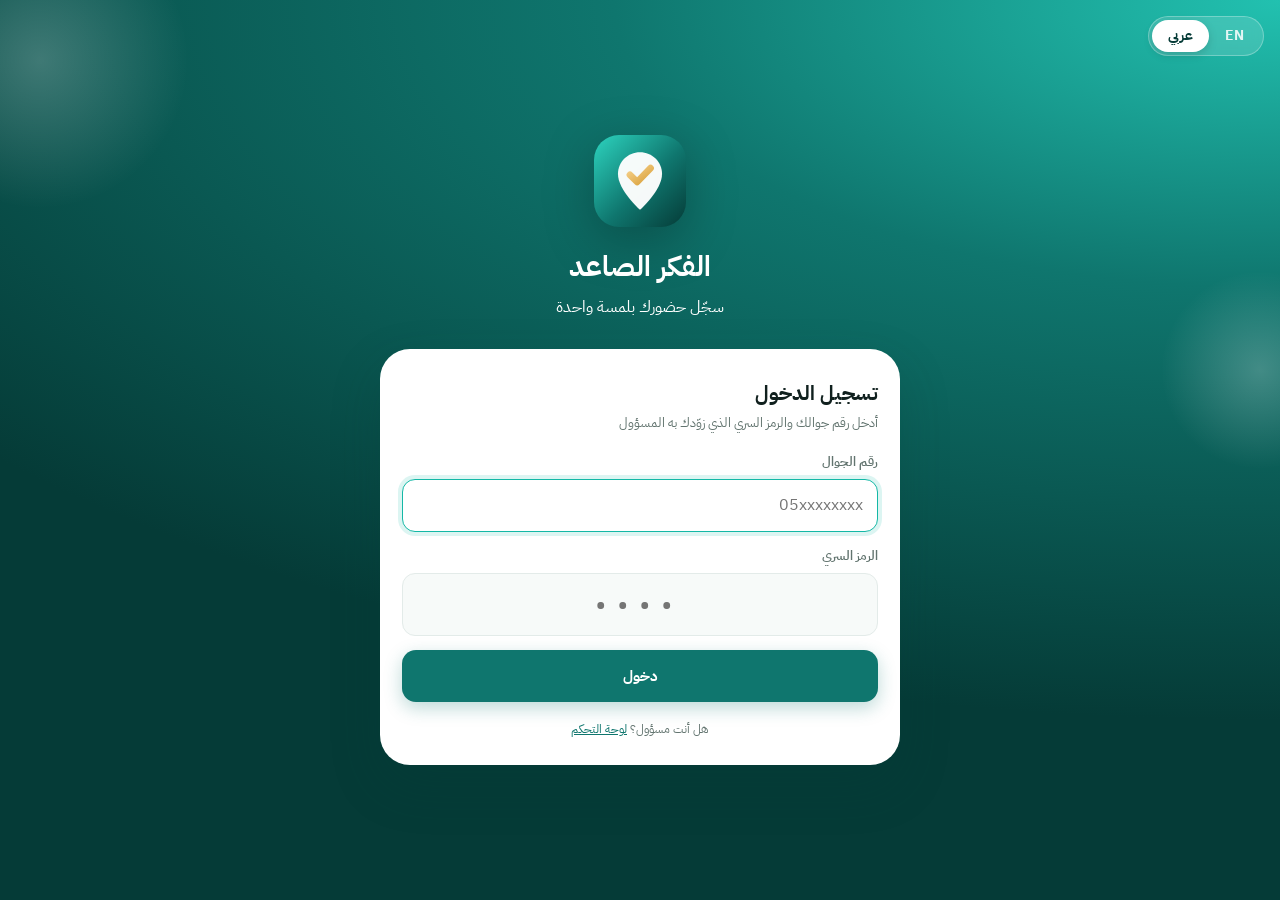
<file: index.html>
<!doctype html>
<html lang="ar" dir="rtl">
<head>
  <meta charset="utf-8">
  <meta name="viewport" content="width=device-width, initial-scale=1, viewport-fit=cover">
  <title>الفكر الصاعد · الحضور</title>
  <meta name="description" content="تطبيق الفكر الصاعد لتسجيل الحضور والانصراف">
  <meta name="theme-color" content="#0f766e">
  <meta name="apple-mobile-web-app-capable" content="yes">
  <meta name="apple-mobile-web-app-status-bar-style" content="black-translucent">
  <meta name="apple-mobile-web-app-title" content="الفكر الصاعد">
  <link rel="icon" href="assets/logo.svg" type="image/svg+xml">
  <link rel="apple-touch-icon" href="assets/logo.svg">
  <link rel="manifest" href="manifest.webmanifest">
  <link rel="preconnect" href="https://fonts.googleapis.com">
  <link rel="preconnect" href="https://fonts.gstatic.com" crossorigin>
  <link href="https://fonts.googleapis.com/css2?family=IBM+Plex+Sans+Arabic:wght@400;500;600;700&display=swap" rel="stylesheet">
  <link rel="stylesheet" href="assets/style.css">
  <link rel="stylesheet" href="assets/app.css">
</head>
<body>
  <!-- Login -->
  <section id="login" class="auth hidden">
    <div class="lang-switch auth-lang" role="group" aria-label="Language / اللغة" data-no-i18n><button type="button" data-lang="ar" lang="ar">عربي</button><button type="button" data-lang="en" lang="en">EN</button></div>
    <div class="orb" style="width:300px;height:300px;top:-90px;left:-110px"></div>
    <div class="orb" style="width:200px;height:200px;top:30%;right:-80px;animation-delay:-4s"></div>
    <div class="auth-head">
      <img class="logo" src="assets/logo.svg" alt="">
      <h1>الفكر الصاعد</h1>
      <p>سجّل حضورك بلمسة واحدة</p>
    </div>
    <form class="auth-card" id="loginForm" autocomplete="on">
      <h2>تسجيل الدخول</h2>
      <p class="muted small" style="margin:0 0 18px">أدخل رقم جوالك والرمز السري الذي زوّدك به المسؤول</p>
      <label class="field"><span>رقم الجوال</span>
        <input class="input ltr" id="phone" name="username" type="tel" inputmode="tel" autocomplete="tel" placeholder="05xxxxxxxx" required>
      </label>
      <label class="field"><span>الرمز السري</span>
        <input class="input pin-input" id="pin" name="password" type="password" inputmode="numeric" autocomplete="current-password" maxlength="8" placeholder="••••" required>
      </label>
      <button class="btn block" type="submit" id="loginBtn">دخول</button>
      <p class="center tiny muted" style="margin:18px 0 0">هل أنت مسؤول؟ <a href="admin.html">لوحة التحكم</a></p>
    </form>
  </section>

  <!-- App -->
  <main id="app" class="app hidden">
    <div id="view"></div>
  </main>
  <nav class="tabbar hidden" id="tabbar" aria-label="التنقل">
    <div class="tabbar-inner">
      <button class="tab active" data-tab="home"><span data-icon="home"></span>الرئيسية</button>
      <button class="tab" data-tab="history"><span data-icon="history"></span>سجلي</button>
      <button class="tab" data-tab="docs"><span data-icon="doc"></span>أوراقي</button>
      <button class="tab" data-tab="profile"><span data-icon="user"></span>حسابي</button>
    </div>
  </nav>

  <script src="assets/i18n.js"></script>
  <script src="assets/core.js"></script>
  <script src="assets/pdf.js"></script>
  <script src="assets/app.js"></script>
</body>
</html>
</file>
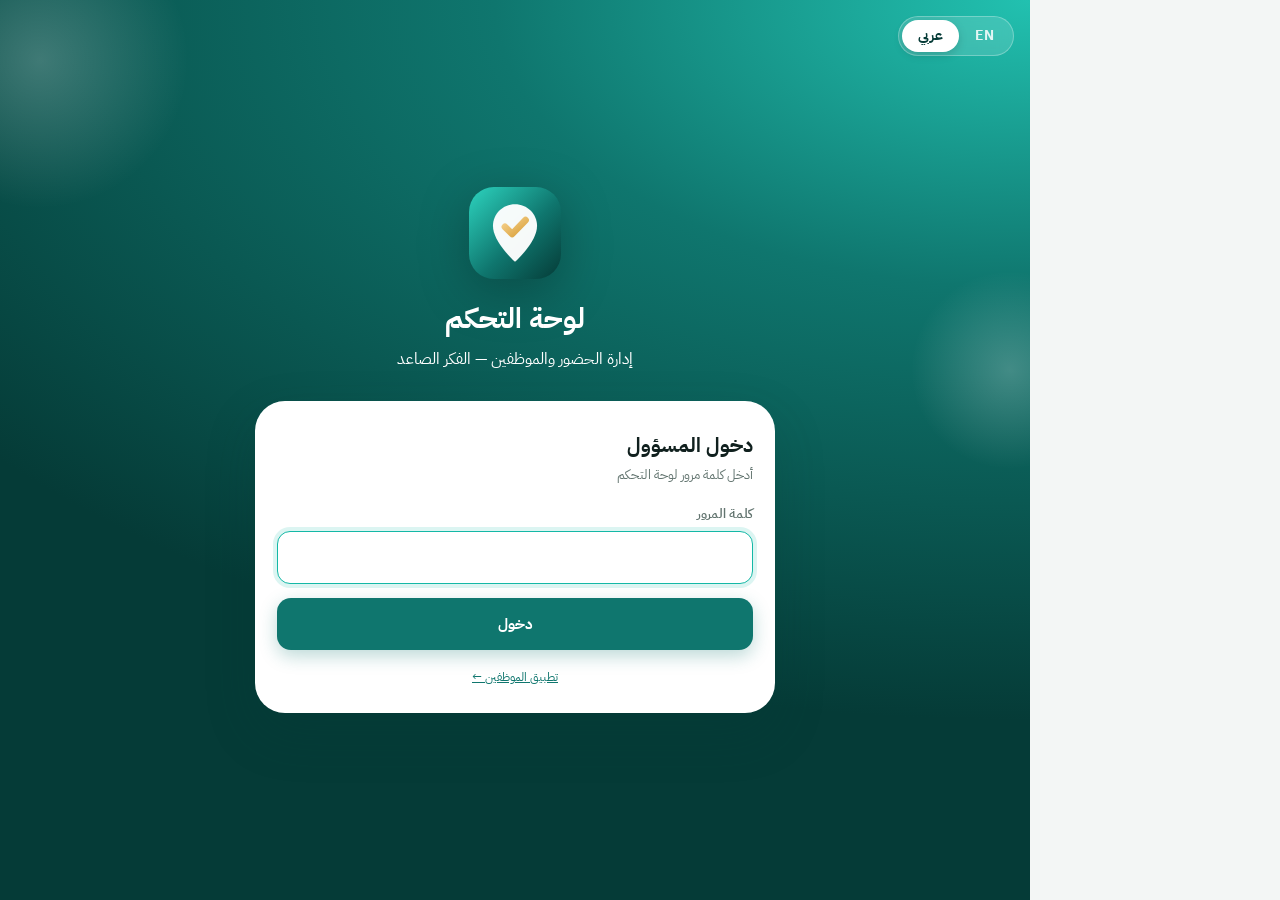
<file: admin.html>
<!doctype html>
<html lang="ar" dir="rtl">
<head>
  <meta charset="utf-8">
  <meta name="viewport" content="width=device-width, initial-scale=1, viewport-fit=cover">
  <title>الفكر الصاعد · لوحة التحكم</title>
  <meta name="description" content="لوحة تحكم الموارد البشرية — الفكر الصاعد">
  <meta name="theme-color" content="#0f766e">
  <meta name="robots" content="noindex">
  <link rel="icon" href="assets/logo.svg" type="image/svg+xml">
  <link rel="apple-touch-icon" href="assets/logo.svg">
  <link rel="preconnect" href="https://fonts.googleapis.com">
  <link rel="preconnect" href="https://fonts.gstatic.com" crossorigin>
  <link href="https://fonts.googleapis.com/css2?family=IBM+Plex+Sans+Arabic:wght@400;500;600;700&display=swap" rel="stylesheet">
  <link rel="stylesheet" href="assets/style.css">
  <link rel="stylesheet" href="assets/admin.css">
</head>
<body class="admin-body">
  <section id="login" class="auth hidden">
    <div class="lang-switch auth-lang" role="group" aria-label="Language / اللغة" data-no-i18n><button type="button" data-lang="ar" lang="ar">عربي</button><button type="button" data-lang="en" lang="en">EN</button></div>
    <div class="orb" style="width:300px;height:300px;top:-90px;left:-110px"></div>
    <div class="orb" style="width:200px;height:200px;top:30%;right:-80px;animation-delay:-4s"></div>
    <div class="auth-head">
      <img class="logo" src="assets/logo.svg" alt="">
      <h1>لوحة التحكم</h1>
      <p>إدارة الحضور والموظفين — الفكر الصاعد</p>
    </div>
    <form class="auth-card" id="loginForm">
      <h2>دخول المسؤول</h2>
      <p class="muted small" style="margin:0 0 18px">أدخل كلمة مرور لوحة التحكم</p>
      <input type="text" name="username" value="admin" autocomplete="username" hidden>
      <label class="field"><span>كلمة المرور</span>
        <input class="input ltr" id="password" type="password" autocomplete="current-password" required>
      </label>
      <button class="btn block" type="submit" id="loginBtn">دخول</button>
      <p class="center tiny muted" style="margin:18px 0 0"><a href="./">تطبيق الموظفين ←</a></p>
    </form>
  </section>

  <main id="app" class="app admin hidden"><div id="view"></div></main>

  <nav class="tabbar hidden" id="tabbar" aria-label="التنقل">
    <div class="tabbar-inner">
      <button class="tab active" data-tab="today"><span data-icon="chart"></span>اليوم</button>
      <button class="tab" data-tab="employees"><span data-icon="users"></span>الموظفون</button>
      <button class="tab" data-tab="records"><span data-icon="finger"></span>البصمات</button>
      <button class="tab" data-tab="docs"><span data-icon="doc"></span>الأوراق</button>
      <button class="tab" data-tab="settings"><span data-icon="gear"></span>الإعدادات</button>
    </div>
  </nav>

  <svg width="0" height="0" style="position:absolute" aria-hidden="true">
    <defs><linearGradient id="ringGrad" x1="0" y1="0" x2="1" y2="1"><stop offset="0" stop-color="#2dd4bf"/><stop offset="1" stop-color="#0f766e"/></linearGradient></defs>
  </svg>

  <script src="assets/i18n.js"></script>
  <script src="assets/core.js"></script>
  <script src="assets/admin.js"></script>
</body>
</html>
</file>
<file: assets/style.css>
/* الفكر الصاعد — design tokens & shared UI */
:root {
  --brand: #0f766e;
  --brand-2: #14b8a6;
  --brand-ink: #053b37;
  --gold: #d9a13b;
  --bg: #f3f6f5;
  --surface: #ffffff;
  --surface-2: #f7faf9;
  --line: #e3ebe9;
  --ink: #10201e;
  --muted: #62746f;
  --ok: #16a34a;
  --ok-bg: #e7f7ec;
  --warn: #d97706;
  --warn-bg: #fdf3e2;
  --bad: #dc2626;
  --bad-bg: #fdeaea;
  --info: #2563eb;
  --info-bg: #e8effd;
  --shadow: 0 1px 2px rgba(16, 32, 30, .05), 0 8px 24px rgba(16, 32, 30, .07);
  --shadow-lg: 0 20px 50px rgba(5, 59, 55, .22);
  --r: 18px;
  --r-sm: 12px;
  --font: "IBM Plex Sans Arabic", system-ui, -apple-system, "Segoe UI", Tahoma, sans-serif;
  --safe-b: env(safe-area-inset-bottom, 0px);
  color-scheme: light;
}
@media (prefers-color-scheme: dark) {
  :root {
    --bg: #0b1514;
    --surface: #12201f;
    --surface-2: #172826;
    --line: #223634;
    --ink: #e8f1ef;
    --muted: #93a8a3;
    --ok-bg: #12301e;
    --warn-bg: #33250e;
    --bad-bg: #3a1616;
    --info-bg: #142443;
    --shadow: 0 1px 2px rgba(0, 0, 0, .3), 0 8px 24px rgba(0, 0, 0, .25);
    color-scheme: dark;
  }
}

* { box-sizing: border-box; -webkit-tap-highlight-color: transparent; }
html, body { margin: 0; padding: 0; }
body {
  font-family: var(--font);
  background: var(--bg);
  color: var(--ink);
  line-height: 1.6;
  -webkit-font-smoothing: antialiased;
  min-height: 100dvh;
  overflow-x: hidden;
}
button, input, select, textarea { font: inherit; color: inherit; }
button { cursor: pointer; }
a { color: var(--brand); }
.hidden, [hidden] { display: none !important; }
.num { font-variant-numeric: tabular-nums; direction: ltr; unicode-bidi: isolate; display: inline-block; }

/* ───── Layout shell ───── */
.app { max-width: 520px; margin: 0 auto; min-height: 100dvh; position: relative; padding-bottom: calc(88px + var(--safe-b)); }
.page { padding: 0 16px; animation: pageIn .45s cubic-bezier(.2, .8, .2, 1) both; }
@keyframes pageIn { from { opacity: 0; transform: translateY(14px); } to { opacity: 1; transform: none; } }

/* ───── Hero header ───── */
.hero {
  background: radial-gradient(120% 140% at 100% 0%, #1fb5a5 0%, var(--brand) 45%, var(--brand-ink) 100%);
  color: #fff;
  padding: 20px 20px 72px;
  border-radius: 0 0 32px 32px;
  position: relative;
  overflow: hidden;
}
.hero::before, .hero::after {
  content: ""; position: absolute; border-radius: 50%; pointer-events: none;
  background: radial-gradient(circle, rgba(255, 255, 255, .18), transparent 70%);
}
.hero::before { width: 260px; height: 260px; top: -120px; left: -80px; animation: float 9s ease-in-out infinite; }
.hero::after { width: 180px; height: 180px; bottom: -70px; right: -40px; animation: float 11s ease-in-out infinite reverse; }
@keyframes float { 50% { transform: translate(18px, 14px) scale(1.08); } }
.hero-top { display: flex; align-items: center; justify-content: space-between; gap: 12px; position: relative; z-index: 1; }
.hero h1 { margin: 0; font-size: 20px; font-weight: 700; }
.hero .sub { opacity: .82; font-size: 13px; margin: 0; }

.avatar {
  width: 44px; height: 44px; border-radius: 14px; flex: none;
  display: grid; place-items: center; font-weight: 700;
  background: rgba(255, 255, 255, .16); border: 1px solid rgba(255, 255, 255, .28);
  backdrop-filter: blur(6px);
}
.avatar.lg { width: 72px; height: 72px; border-radius: 22px; font-size: 26px; }

.brand-mark { display: inline-flex; align-items: center; gap: 10px; }
.brand-mark img { width: 36px; height: 36px; }

/* ───── Cards ───── */
.card {
  background: var(--surface); border-radius: var(--r); box-shadow: var(--shadow);
  padding: 18px; border: 1px solid var(--line);
}
.card + .card { margin-top: 14px; }
.card h2, .card h3 { margin: 0 0 10px; font-size: 16px; }
.lift { margin-top: -52px; position: relative; z-index: 2; }
.stack > * + * { margin-top: 14px; }
.row { display: flex; align-items: center; gap: 10px; }
.between { justify-content: space-between; }
.muted { color: var(--muted); }
.small { font-size: 13px; }
.tiny { font-size: 12px; }
.bold { font-weight: 700; }
.center { text-align: center; }
.grid-2 { display: grid; grid-template-columns: 1fr 1fr; gap: 12px; }
.section-title { display: flex; align-items: center; justify-content: space-between; margin: 22px 4px 10px; font-size: 15px; font-weight: 700; }

/* ───── Buttons ───── */
.btn {
  border: 0; border-radius: 14px; padding: 14px 18px; font-weight: 700; font-size: 15px;
  background: var(--brand); color: #fff; display: inline-flex; align-items: center; justify-content: center; gap: 8px;
  transition: transform .15s ease, box-shadow .2s ease, background .2s ease, opacity .2s;
  box-shadow: 0 6px 18px rgba(15, 118, 110, .28);
}
.btn:active { transform: scale(.97); }
.btn:disabled { opacity: .6; pointer-events: none; }
.btn.block { width: 100%; }
.btn.ghost { background: var(--surface-2); color: var(--ink); box-shadow: none; border: 1px solid var(--line); }
.btn.danger { background: var(--bad); box-shadow: 0 6px 18px rgba(220, 38, 38, .25); }
.btn.soft-danger { background: var(--bad-bg); color: var(--bad); box-shadow: none; }
.btn.sm { padding: 9px 14px; font-size: 13px; border-radius: 11px; }
.icon-btn {
  width: 42px; height: 42px; border-radius: 13px; border: 1px solid var(--line); background: var(--surface);
  display: grid; place-items: center; color: var(--ink); flex: none; transition: transform .15s;
}
.icon-btn:active { transform: scale(.92); }
.hero .icon-btn { background: rgba(255, 255, 255, .14); border-color: rgba(255, 255, 255, .25); color: #fff; }
.spinner { width: 18px; height: 18px; border-radius: 50%; border: 2.5px solid currentColor; border-top-color: transparent; animation: spin .7s linear infinite; }
@keyframes spin { to { transform: rotate(360deg); } }

/* ───── Forms ───── */
.field { display: block; margin-bottom: 14px; }
.field > span { display: block; font-size: 13px; font-weight: 600; color: var(--muted); margin-bottom: 6px; }
.input, select.input, textarea.input {
  width: 100%; border: 1.5px solid var(--line); background: var(--surface-2); border-radius: 13px;
  padding: 13px 14px; font-size: 16px; outline: none; transition: border-color .2s, box-shadow .2s, background .2s;
}
.input:focus { border-color: var(--brand-2); box-shadow: 0 0 0 4px rgba(20, 184, 166, .15); background: var(--surface); }
.input.ltr { direction: ltr; text-align: left; }
[dir=rtl] .input.ltr { text-align: right; }
.pin-input { letter-spacing: .6em; text-align: center; font-size: 22px; font-weight: 700; direction: ltr; }
.switch { position: relative; width: 50px; height: 30px; flex: none; }
.switch input { opacity: 0; width: 0; height: 0; }
.switch i { position: absolute; inset: 0; background: var(--line); border-radius: 30px; transition: .25s; }
.switch i::after { content: ""; position: absolute; top: 3px; inset-inline-start: 3px; width: 24px; height: 24px; border-radius: 50%; background: #fff; transition: .25s; box-shadow: 0 2px 6px rgba(0,0,0,.2); }
.switch input:checked + i { background: var(--brand); }
[dir=rtl] .switch input:checked + i::after { transform: translateX(-20px); }
[dir=ltr] .switch input:checked + i::after { transform: translateX(20px); }

/* ───── Pills / chips ───── */
.pill { display: inline-flex; align-items: center; gap: 6px; font-size: 12px; font-weight: 700; padding: 4px 10px; border-radius: 999px; white-space: nowrap; }
.pill::before { content: ""; width: 6px; height: 6px; border-radius: 50%; background: currentColor; }
.pill.ok { background: var(--ok-bg); color: var(--ok); }
.pill.warn { background: var(--warn-bg); color: var(--warn); }
.pill.bad { background: var(--bad-bg); color: var(--bad); }
.pill.info { background: var(--info-bg); color: var(--info); }
.pill.mute { background: var(--surface-2); color: var(--muted); }
.chips { display: flex; gap: 8px; overflow-x: auto; padding: 2px 2px 6px; scrollbar-width: none; }
.chips::-webkit-scrollbar { display: none; }
.chip {
  border: 1px solid var(--line); background: var(--surface); padding: 8px 14px; border-radius: 999px;
  font-size: 13px; font-weight: 600; white-space: nowrap; transition: all .2s;
}
.chip.active { background: var(--brand); border-color: var(--brand); color: #fff; }
.chip b { opacity: .75; margin-inline-start: 4px; }

/* ───── Bottom nav ───── */
.tabbar {
  position: fixed; bottom: 0; left: 0; right: 0; z-index: 40;
  padding: 8px 12px calc(8px + var(--safe-b));
  background: color-mix(in srgb, var(--surface) 88%, transparent);
  backdrop-filter: saturate(180%) blur(16px); -webkit-backdrop-filter: saturate(180%) blur(16px);
  border-top: 1px solid var(--line);
}
.tabbar-inner { max-width: 520px; margin: 0 auto; display: flex; justify-content: space-around; }
.tab {
  flex: 1; border: 0; background: none; display: flex; flex-direction: column; align-items: center; gap: 2px;
  font-size: 11px; font-weight: 600; color: var(--muted); padding: 6px 4px; border-radius: 14px; transition: color .2s;
  position: relative;
}
.tab svg { width: 24px; height: 24px; transition: transform .3s cubic-bezier(.3, 1.6, .5, 1); }
.tab.active { color: var(--brand); }
.tab.active svg { transform: translateY(-2px) scale(1.08); }
.tab.active::after { content: ""; position: absolute; top: -8px; width: 26px; height: 3px; border-radius: 3px; background: var(--brand); animation: grow .3s ease; }
@keyframes grow { from { width: 0; } }

/* ───── Toast ───── */
.toast-wrap { position: fixed; top: 14px; left: 0; right: 0; z-index: 100; display: flex; flex-direction: column; align-items: center; gap: 8px; pointer-events: none; padding: 0 16px; }
.toast {
  background: var(--ink); color: var(--bg); padding: 12px 18px; border-radius: 14px; font-weight: 600; font-size: 14px;
  box-shadow: var(--shadow-lg); animation: toastIn .35s cubic-bezier(.2, 1.4, .4, 1) both; max-width: 480px; display: flex; gap: 8px; align-items: center;
}
.toast.ok { background: var(--ok); color: #fff; }
.toast.bad { background: var(--bad); color: #fff; }
.toast.out { animation: toastOut .3s ease forwards; }
@keyframes toastIn { from { opacity: 0; transform: translateY(-20px) scale(.9); } }
@keyframes toastOut { to { opacity: 0; transform: translateY(-16px); } }

/* ───── Bottom sheet ───── */
.sheet-backdrop { position: fixed; inset: 0; background: rgba(5, 20, 18, .45); z-index: 60; animation: fade .25s ease both; }
.sheet {
  position: fixed; left: 0; right: 0; bottom: 0; z-index: 61; max-width: 560px; margin: 0 auto;
  background: var(--surface); border-radius: 26px 26px 0 0; padding: 10px 18px calc(18px + var(--safe-b));
  max-height: 92dvh; overflow-y: auto; animation: sheetIn .38s cubic-bezier(.2, .9, .25, 1) both;
  box-shadow: 0 -10px 40px rgba(0, 0, 0, .18);
}
.sheet .grip { width: 44px; height: 5px; border-radius: 5px; background: var(--line); margin: 4px auto 14px; }
.sheet h3 { margin: 0 0 16px; font-size: 18px; }
.sheet.closing { animation: sheetOut .25s ease forwards; }
.sheet-backdrop.closing { animation: fade .25s ease reverse forwards; }
@keyframes sheetIn { from { transform: translateY(100%); } }
@keyframes sheetOut { to { transform: translateY(100%); } }
@keyframes fade { from { opacity: 0; } }

/* ───── Lists ───── */
.list { background: var(--surface); border: 1px solid var(--line); border-radius: var(--r); box-shadow: var(--shadow); overflow: hidden; }
.item { display: flex; align-items: center; gap: 12px; padding: 14px 16px; border-bottom: 1px solid var(--line); animation: itemIn .4s ease both; }
.item:last-child { border-bottom: 0; }
.item .avatar { background: color-mix(in srgb, var(--brand) 12%, transparent); color: var(--brand); border: 0; width: 42px; height: 42px; font-size: 15px; }
.item .meta { flex: 1; min-width: 0; }
.item .meta .t { font-weight: 700; white-space: nowrap; overflow: hidden; text-overflow: ellipsis; }
.item .meta .s { font-size: 12px; color: var(--muted); white-space: nowrap; overflow: hidden; text-overflow: ellipsis; }
.item.tap { cursor: pointer; transition: background .15s; }
.item.tap:active { background: var(--surface-2); }
@keyframes itemIn { from { opacity: 0; transform: translateX(-10px); } }
.empty { text-align: center; padding: 34px 16px; color: var(--muted); }
.empty .ico { font-size: 36px; margin-bottom: 6px; opacity: .7; }

/* ───── Skeleton ───── */
.skel { background: linear-gradient(90deg, var(--surface-2), var(--line), var(--surface-2)); background-size: 200% 100%; animation: shimmer 1.2s infinite; border-radius: 10px; }
@keyframes shimmer { to { background-position: -200% 0; } }

/* ───── Auth screen ───── */
.auth {
  min-height: 100dvh; display: flex; flex-direction: column; justify-content: flex-end;
  background: radial-gradient(130% 80% at 100% 0%, #22c1b0 0%, var(--brand) 40%, var(--brand-ink) 100%);
  position: relative; overflow: hidden;
}
.auth .orb { position: absolute; border-radius: 50%; background: radial-gradient(circle, rgba(255,255,255,.22), transparent 70%); animation: float 10s ease-in-out infinite; }
.auth-head { color: #fff; padding: 40px 24px 28px; position: relative; z-index: 1; flex: 1; display: flex; flex-direction: column; justify-content: center; align-items: center; text-align: center; }
.auth-head .logo { width: 92px; height: 92px; margin-bottom: 18px; animation: pop .7s cubic-bezier(.2, 1.6, .4, 1) both; filter: drop-shadow(0 12px 24px rgba(0,0,0,.25)); }
.auth-head h1 { margin: 0; font-size: 28px; animation: pageIn .6s .1s both; }
.auth-head p { margin: 6px 0 0; opacity: .85; animation: pageIn .6s .2s both; }
.auth-card {
  background: var(--surface); border-radius: 30px 30px 0 0; padding: 28px 22px calc(26px + var(--safe-b));
  position: relative; z-index: 1; animation: sheetIn .6s .15s cubic-bezier(.2, .9, .25, 1) both;
  max-width: 520px; width: 100%; margin: 0 auto;
}
.auth-card h2 { margin: 0 0 4px; font-size: 20px; }
@keyframes pop { from { opacity: 0; transform: scale(.5) rotate(-12deg); } }
@media (min-width: 700px) {
  .auth { justify-content: center; align-items: center; }
  .auth-head { flex: none; }
  .auth-card { border-radius: 30px; margin-bottom: 40px; box-shadow: var(--shadow-lg); }
}

.shake { animation: shake .45s ease; }
@keyframes shake { 20%, 60% { transform: translateX(-8px); } 40%, 80% { transform: translateX(8px); } }

/* ───── Dialog ───── */
.confirm-box { text-align: center; padding: 6px 4px 4px; }
.confirm-box .ico { width: 64px; height: 64px; margin: 0 auto 12px; border-radius: 20px; display: grid; place-items: center; font-size: 30px; background: var(--bad-bg); color: var(--bad); }

@media (prefers-reduced-motion: reduce) {
  *, *::before, *::after { animation-duration: .01ms !important; animation-iteration-count: 1 !important; transition-duration: .01ms !important; }
}
.icon-btn svg { width: 20px; height: 20px; }
.btn svg { width: 20px; height: 20px; flex: none; }

/* shared stat row & key/value rows */
.stats3 { display: grid; grid-template-columns: repeat(3, 1fr); text-align: center; }
.stats3 > div { padding: 4px 6px; }
.stats3 > div + div { border-inline-start: 1px solid var(--line); }
.stats3 .k { font-size: 12px; color: var(--muted); font-weight: 600; }
.stats3 .v { font-size: 18px; font-weight: 700; margin-top: 2px; }

.kv { display: flex; justify-content: space-between; gap: 12px; padding: 13px 0; border-bottom: 1px solid var(--line); font-size: 14px; }
.kv:last-child { border-bottom: 0; }
.kv .k { color: var(--muted); }
.kv .v { font-weight: 600; text-align: end; }
.form-row > *, .grid-2 > * { min-width: 0; }
.input { min-width: 0; }
input[type=date].input, input[type=time].input { -webkit-appearance: none; appearance: none; min-height: 50px; }

/* language switch */
.lang-switch { display: inline-flex; padding: 3px; border-radius: 999px; background: var(--surface-2); border: 1px solid var(--line); flex: none; direction: ltr; }
.lang-switch button { border: 0; background: none; padding: 7px 12px; border-radius: 999px; font-size: 13px; font-weight: 700; color: var(--muted); line-height: 1; transition: background .2s, color .2s, box-shadow .2s; }
html[lang=ar] .lang-switch [data-lang=ar], html[lang=en] .lang-switch [data-lang=en] { background: var(--brand); color: #fff; box-shadow: 0 3px 10px rgba(15, 118, 110, .3); }
.lang-switch.glass, .auth-lang { background: rgba(255, 255, 255, .14); border-color: rgba(255, 255, 255, .28); backdrop-filter: blur(6px); }
.lang-switch.glass button, .auth-lang button { color: rgba(255, 255, 255, .85); padding: 9px 11px; }
html[lang=ar] .lang-switch.glass [data-lang=ar], html[lang=en] .lang-switch.glass [data-lang=en],
html[lang=ar] .auth-lang [data-lang=ar], html[lang=en] .auth-lang [data-lang=en] { background: #fff; color: var(--brand-ink); box-shadow: 0 3px 10px rgba(0, 0, 0, .15); }
.lang-switch.lg button { padding: 10px 18px; font-size: 14px; }
.auth-lang { position: absolute; top: calc(16px + env(safe-area-inset-top, 0px)); inset-inline-end: 16px; z-index: 3; animation: pageIn .5s .2s both; }
.auth-lang button { padding: 9px 16px; font-size: 14px; }
[dir=ltr] .flip-ltr { transform: scaleX(-1); }
[lang=en] body { letter-spacing: 0; }

/* PDF badge (employee + admin) */
.avatar.doc-ico { background: #fee2e2; color: #dc2626; border: 0; font-size: 11px; font-weight: 800; letter-spacing: .04em; border-radius: 12px; }
@media (prefers-color-scheme: dark) { .avatar.doc-ico { background: #3a1616; } }
a.item { color: inherit; text-decoration: none; }
</file>
<file: assets/app.css>
/* Employee app */
.clock { text-align: center; padding: 6px 0 2px; }
.clock .time { font-size: 46px; font-weight: 700; letter-spacing: -1px; line-height: 1.1; }
.clock .time small { font-size: 18px; opacity: .55; font-weight: 600; margin-inline-start: 4px; }
.clock .date { color: var(--muted); font-size: 14px; margin-top: 4px; }
.clock .hijri { color: var(--muted); font-size: 12px; opacity: .8; }

.punch-zone { display: flex; flex-direction: column; align-items: center; padding: 18px 0 6px; }
.punch {
  --c1: #14b8a6; --c2: #0f766e; --glow: rgba(20, 184, 166, .45);
  position: relative; width: 196px; height: 196px; border-radius: 50%; border: 0; color: #fff;
  background: radial-gradient(circle at 30% 25%, var(--c1), var(--c2) 70%);
  box-shadow: 0 18px 40px var(--glow), inset 0 -8px 20px rgba(0, 0, 0, .15), inset 0 6px 14px rgba(255, 255, 255, .25);
  display: flex; flex-direction: column; align-items: center; justify-content: center; gap: 6px;
  transition: transform .2s cubic-bezier(.3, 1.5, .5, 1), box-shadow .3s, filter .3s;
  isolation: isolate;
}
.punch svg.fp { width: 64px; height: 64px; }
.punch .lbl { font-weight: 700; font-size: 17px; }
.punch .hint { font-size: 11px; opacity: .8; font-weight: 600; }
.punch:active { transform: scale(.94); }
.punch::before, .punch::after {
  content: ""; position: absolute; inset: 0; border-radius: 50%; z-index: -1;
  border: 2px solid var(--c1); animation: ring 2.6s cubic-bezier(.2, .6, .3, 1) infinite;
}
.punch::after { animation-delay: 1.3s; }
@keyframes ring { from { transform: scale(1); opacity: .7; } to { transform: scale(1.55); opacity: 0; } }
.punch.out { --c1: #fb923c; --c2: #c2410c; --glow: rgba(234, 88, 12, .4); }
.punch.done { --c1: #a7b8b4; --c2: #6b807b; --glow: rgba(60, 80, 76, .25); cursor: default; }
.punch.done::before, .punch.done::after { animation: none; opacity: 0; }
.punch.loading { pointer-events: none; }
.punch.locked { --c1: #9fb3ae; --c2: #5d726d; --glow: rgba(60, 80, 76, .22); }
.punch.locked::before, .punch.locked::after { animation: none; opacity: 0; }
.punch.locked .fp-wrap { position: relative; }
.punch.locked .fp-wrap::after {
  content: ""; position: absolute; bottom: -2px; left: -6px; width: 26px; height: 26px; border-radius: 50%;
  background: #fff url("data:image/svg+xml,%3Csvg xmlns='http://www.w3.org/2000/svg' viewBox='0 0 24 24' fill='none' stroke='%235d726d' stroke-width='2.4' stroke-linecap='round'%3E%3Crect x='5' y='11' width='14' height='10' rx='2'/%3E%3Cpath d='M8 11V8a4 4 0 0 1 8 0v3'/%3E%3C/svg%3E") center / 15px no-repeat;
  box-shadow: 0 2px 6px rgba(0,0,0,.2);
}
.punch.loading::before, .punch.loading::after { animation: none; opacity: 0; }
.punch .orbit { position: absolute; inset: -10px; width: calc(100% + 20px); height: calc(100% + 20px); opacity: 0; transition: opacity .2s; }
.punch.loading .orbit { opacity: 1; animation: spin 1s linear infinite; }
.punch.success { animation: successPop .7s cubic-bezier(.2, 1.6, .4, 1); }
@keyframes successPop { 0% { transform: scale(.9); } 40% { transform: scale(1.08); } 100% { transform: scale(1); } }
.punch .ok-check { width: 74px; height: 74px; }
.punch .ok-check path { stroke-dasharray: 30; stroke-dashoffset: 30; animation: draw .5s .1s ease forwards; }
@keyframes draw { to { stroke-dashoffset: 0; } }
.burst { position: absolute; left: 50%; top: 50%; width: 8px; height: 8px; border-radius: 50%; pointer-events: none; animation: burst .8s ease-out forwards; }
@keyframes burst { from { transform: translate(-50%, -50%) rotate(var(--a)) translateX(0) scale(1); opacity: 1; } to { transform: translate(-50%, -50%) rotate(var(--a)) translateX(140px) scale(.3); opacity: 0; } }

.loc {
  margin-top: 18px; display: inline-flex; align-items: center; gap: 8px; font-size: 13px; font-weight: 600;
  padding: 8px 14px; border-radius: 999px; background: var(--surface-2); border: 1px solid var(--line); color: var(--muted);
  transition: all .3s;
}
.loc .dot { width: 8px; height: 8px; border-radius: 50%; background: currentColor; position: relative; }
.loc .dot::after { content: ""; position: absolute; inset: -4px; border-radius: 50%; border: 2px solid currentColor; opacity: .4; animation: ring 1.8s infinite; }
.loc.ok { color: var(--ok); background: var(--ok-bg); border-color: transparent; }
.loc.bad { color: var(--bad); background: var(--bad-bg); border-color: transparent; }
.loc.warn { color: var(--warn); background: var(--warn-bg); border-color: transparent; }

.shift-row { display: flex; align-items: center; gap: 12px; }
.shift-row .ico { width: 42px; height: 42px; border-radius: 13px; display: grid; place-items: center; background: color-mix(in srgb, var(--gold) 16%, transparent); color: var(--gold); flex: none; }
.shift-row .ico svg { width: 22px; height: 22px; }

.week { display: grid; grid-template-columns: repeat(7, 1fr); gap: 6px; text-align: center; }
.week .d { font-size: 11px; color: var(--muted); font-weight: 600; }
.week .b { margin: 6px auto 0; width: 30px; height: 30px; border-radius: 10px; display: grid; place-items: center; font-size: 12px; font-weight: 700; background: var(--surface-2); color: var(--muted); border: 1px dashed var(--line); animation: pop .5s cubic-bezier(.2, 1.6, .4, 1) both; }
.week .b.ok { background: var(--ok-bg); color: var(--ok); border: 0; }
.week .b.warn { background: var(--warn-bg); color: var(--warn); border: 0; }
.week .b.today { outline: 2px solid var(--brand); outline-offset: 2px; }

.profile-head { text-align: center; padding: 26px 20px 70px; }
.profile-head .avatar { margin: 0 auto 12px; }

/* selfie camera */
.cam { position: relative; width: min(78vw, 300px); aspect-ratio: 1; margin: 0 auto; border-radius: 50%; overflow: hidden; background: #0b1514; box-shadow: 0 12px 30px rgba(0,0,0,.25); animation: pop .5s cubic-bezier(.2, 1.5, .4, 1) both; }
.cam video, .cam img { width: 100%; height: 100%; object-fit: cover; display: block; }
.cam video { transform: scaleX(-1); }
.cam-ring { position: absolute; inset: 0; border-radius: 50%; border: 4px solid var(--brand-2); box-shadow: inset 0 0 0 6px rgba(255,255,255,.15); pointer-events: none; animation: camPulse 2s ease-in-out infinite; }
@keyframes camPulse { 50% { border-color: var(--gold); } }
.cam-msg { position: absolute; inset: 0; display: grid; place-items: center; color: #fff; font-size: 14px; font-weight: 600; text-align: center; padding: 20px; }

/* today's prints timeline */
.timeline { position: relative; padding-inline-start: 6px; }
.tl { display: flex; gap: 12px; align-items: flex-start; position: relative; padding: 6px 0 12px; animation: itemIn .4s ease both; }
.tl:not(:last-child)::before { content: ""; position: absolute; top: 22px; bottom: -4px; inset-inline-start: 5px; width: 2px; background: var(--line); }
.tl-dot { width: 12px; height: 12px; border-radius: 50%; margin-top: 6px; flex: none; box-shadow: 0 0 0 4px color-mix(in srgb, currentColor 18%, transparent); }
.tl.in { color: var(--ok); } .tl.out { color: #ea580c; }
.tl-dot { background: currentColor; }
.tl-body { color: var(--ink); font-size: 14px; }
.tl-body b { margin-inline-end: 8px; }

/* safety papers */
.scan-badge { width: 64px; height: 64px; margin: 2px auto 10px; border-radius: 20px; display: grid; place-items: center; color: #fff; background: linear-gradient(135deg, var(--brand-2), var(--brand)); box-shadow: 0 10px 24px rgba(15, 118, 110, .35); animation: pop .6s cubic-bezier(.2, 1.6, .4, 1) both; }
.scan-badge svg { width: 30px; height: 30px; }
.open-ico svg { width: 20px; height: 20px; color: var(--muted); }
.scan-cam { position: relative; width: 100%; aspect-ratio: 3 / 4; max-height: 52vh; margin: 0 auto; border-radius: 20px; overflow: hidden; background: #0b1514; }
.scan-cam video { width: 100%; height: 100%; object-fit: cover; display: block; }
.scan-frame { position: absolute; inset: 7%; border: 2px dashed rgba(255, 255, 255, .7); border-radius: 12px; pointer-events: none; }
.scan-cam.flash::after { content: ""; position: absolute; inset: 0; background: #fff; animation: flash .35s ease-out forwards; }
@keyframes flash { from { opacity: .85; } to { opacity: 0; } }
.scan-count { position: absolute; top: 12px; inset-inline-end: 12px; min-width: 30px; height: 30px; padding: 0 8px; border-radius: 15px; background: var(--brand); color: #fff; font-weight: 800; display: grid; place-items: center; box-shadow: 0 4px 12px rgba(0, 0, 0, .3); animation: pop .3s cubic-bezier(.2, 1.6, .4, 1); }
.thumbs { display: flex; gap: 10px; overflow-x: auto; padding: 12px 2px 4px; scrollbar-width: none; }
.thumbs:empty { display: none; }
.thumb { position: relative; flex: none; width: 64px; height: 84px; border-radius: 10px; overflow: hidden; border: 2px solid var(--line); animation: pop .35s cubic-bezier(.2, 1.6, .4, 1) both; }
.thumb img { width: 100%; height: 100%; object-fit: cover; }
.thumb span { position: absolute; bottom: 3px; inset-inline-start: 4px; font-size: 11px; font-weight: 800; color: #fff; text-shadow: 0 1px 3px #000; }
.thumb button { position: absolute; top: 3px; inset-inline-end: 3px; width: 22px; height: 22px; border-radius: 50%; border: 0; background: rgba(0, 0, 0, .6); color: #fff; font-size: 15px; line-height: 1; display: grid; place-items: center; padding: 0; }
</file>
<file: assets/admin.css>
/* Admin dashboard */
.app.admin { max-width: 760px; }
.hero.compact { padding-bottom: 66px; }
.date-nav { display: flex; align-items: center; gap: 8px; margin-top: 16px; position: relative; z-index: 1; }
.date-nav .input { background: rgba(255,255,255,.14); border-color: rgba(255,255,255,.25); color: #fff; padding: 9px 12px; font-size: 14px; flex: 1; text-align: center; color-scheme: dark; }
.date-nav .icon-btn { width: 40px; height: 40px; }

.ring-row { display: flex; align-items: center; gap: 18px; }
.ring { position: relative; width: 112px; height: 112px; flex: none; }
.ring svg { width: 100%; height: 100%; transform: rotate(-90deg); }
.ring circle { fill: none; stroke-width: 11; stroke-linecap: round; }
.ring .track { stroke: var(--surface-2); }
.ring .bar { stroke: url(#ringGrad); transition: stroke-dashoffset 1.1s cubic-bezier(.2, .8, .2, 1); }
.ring .pct { position: absolute; inset: 0; display: grid; place-items: center; text-align: center; line-height: 1.1; }
.ring .pct b { font-size: 26px; display: block; }
.ring .pct span { font-size: 11px; color: var(--muted); font-weight: 600; }
.tiles { flex: 1; display: grid; grid-template-columns: 1fr 1fr; gap: 10px; }
.tile { border-radius: 14px; padding: 10px 12px; background: var(--surface-2); animation: pop .5s cubic-bezier(.2, 1.5, .4, 1) both; }
.tile .k { font-size: 12px; font-weight: 600; color: var(--muted); display: flex; align-items: center; gap: 6px; }
.tile .k::before { content: ""; width: 8px; height: 8px; border-radius: 3px; background: var(--c, var(--brand)); }
.tile .v { font-size: 24px; font-weight: 700; line-height: 1.2; }

.bars { display: grid; grid-template-columns: repeat(7, 1fr); gap: 10px; align-items: end; height: 140px; padding-top: 8px; }
.bars .col { display: flex; flex-direction: column; align-items: center; gap: 6px; height: 100%; justify-content: flex-end; }
.bars .stack { width: 100%; max-width: 34px; display: flex; flex-direction: column-reverse; border-radius: 9px; overflow: hidden; background: var(--surface-2); height: 100%; position: relative; }
.bars .seg { width: 100%; transform-origin: bottom; animation: rise .8s cubic-bezier(.2, .8, .2, 1) both; }
.bars .seg.on { background: linear-gradient(180deg, var(--brand-2), var(--brand)); }
.bars .seg.late { background: linear-gradient(180deg, #f5d08a, var(--gold)); }
.bars .lbl { font-size: 11px; color: var(--muted); font-weight: 600; }
.bars .col.sel .lbl { color: var(--brand); font-weight: 700; }
@keyframes rise { from { transform: scaleY(0); } }
.legend { display: flex; gap: 14px; font-size: 12px; color: var(--muted); font-weight: 600; margin-top: 12px; }
.legend i { display: inline-block; width: 10px; height: 10px; border-radius: 3px; margin-inline-end: 6px; vertical-align: -1px; }

.search { position: relative; }
.search svg { position: absolute; top: 50%; inset-inline-start: 14px; width: 18px; height: 18px; transform: translateY(-50%); color: var(--muted); }
.search .input { padding-inline-start: 42px; }
.times { text-align: end; font-size: 12px; color: var(--muted); line-height: 1.5; flex: none; }
.times b { color: var(--ink); font-weight: 700; }

.fab {
  position: fixed; inset-inline-end: 18px; bottom: calc(90px + var(--safe-b)); z-index: 45; width: 58px; height: 58px; border-radius: 20px; border: 0;
  background: linear-gradient(135deg, var(--brand-2), var(--brand)); color: #fff; display: grid; place-items: center;
  box-shadow: 0 12px 28px rgba(15, 118, 110, .4); animation: pop .5s .2s cubic-bezier(.2, 1.6, .4, 1) both; transition: transform .2s;
}
.fab svg { width: 26px; height: 26px; }
.fab:active { transform: scale(.9); }

.branch-card .map { height: 6px; border-radius: 6px; background: linear-gradient(90deg, var(--brand-2), var(--gold)); margin: 12px 0 0; opacity: .5; }
.form-row { display: grid; grid-template-columns: 1fr 1fr; gap: 12px; }
.toggle-row { display: flex; align-items: center; justify-content: space-between; padding: 6px 0 16px; }
.code-tag { font-size: 11px; background: var(--surface-2); border: 1px solid var(--line); border-radius: 7px; padding: 1px 7px; color: var(--muted); font-weight: 600; }

@media (min-width: 960px) {
  body.admin-body { padding-inline-start: 250px; }
  .app.admin { max-width: 980px; padding-bottom: 40px; }
  .admin-body .tabbar { top: 0; bottom: 0; left: auto; right: auto; inset-inline-start: 0; width: 250px; border-top: 0; border-inline-end: 1px solid var(--line); padding: 24px 14px; }
  .admin-body .tabbar-inner { flex-direction: column; gap: 6px; }
  .admin-body .tabbar-inner::before { content: "الفكر الصاعد"; font-weight: 700; font-size: 18px; padding: 0 12px 18px; color: var(--brand); }
  .admin-body .tab { flex: none; flex-direction: row; gap: 12px; font-size: 15px; padding: 12px 14px; justify-content: flex-start; }
  .admin-body .tab.active { background: color-mix(in srgb, var(--brand) 10%, transparent); }
  .admin-body .tab.active::after { display: none; }
  .admin-body .tab.active svg { transform: none; }
  .fab { bottom: 32px; inset-inline-end: 32px; }
  [lang=en] .admin-body .tabbar-inner::before { content: "Alfikr Alsaad"; }
  .hero { border-radius: 0 0 32px 32px; }
}

/* selfie evidence */
.avatar.photo { padding: 0; overflow: hidden; }
.avatar.photo img { width: 100%; height: 100%; object-fit: cover; display: block; }
.proofs { display: grid; grid-template-columns: 1fr 1fr; gap: 12px; }
.proof { background: var(--surface-2); border: 1px solid var(--line); border-radius: 16px; overflow: hidden; animation: pop .45s cubic-bezier(.2, 1.4, .4, 1) both; }
.proof + .proof { animation-delay: 80ms; }
.proof-img { display: grid; place-items: center; aspect-ratio: 1; background: var(--line); color: var(--muted); font-size: 12px; text-align: center; }
.proof-img img { width: 100%; height: 100%; object-fit: cover; display: block; }
.proof-meta { padding: 10px 12px; font-size: 13px; line-height: 1.7; }
.proof-meta a { font-weight: 600; text-decoration: none; }

/* employees: PIN + reset */
.emp-row { gap: 10px; }
.pin-chip { border: 1px solid var(--line); background: var(--surface-2); border-radius: 12px; padding: 6px 10px; display: inline-flex; align-items: center; gap: 6px; flex: none; color: var(--ink); transition: transform .15s, background .2s; }
.pin-chip b { font-size: 15px; letter-spacing: .12em; min-width: 3.2em; text-align: center; }
.pin-chip svg { width: 16px; height: 16px; color: var(--muted); }
.pin-chip:active { transform: scale(.95); }
.icon-btn.sm { width: 36px; height: 36px; border-radius: 11px; }
.icon-btn.sm svg { width: 18px; height: 18px; }
@media (max-width: 420px) { .pin-chip .tiny { display: none; } }

/* prints log */
.pill.out { background: #ffedd5; color: #ea580c; }
@media (prefers-color-scheme: dark) { .pill.out { background: #3b2410; } }
.avatar.sq { border-radius: 12px; width: 52px; height: 52px; }
.item.day-head { background: var(--surface-2); padding: 8px 16px; font-size: 12px; font-weight: 700; color: var(--muted); animation: none; }
.big-photo { width: 100%; max-width: 420px; display: block; margin: 0 auto; border-radius: 20px; box-shadow: var(--shadow); animation: pop .45s cubic-bezier(.2, 1.4, .4, 1) both; }
.map-link { font-weight: 600; text-decoration: none; }
.proof-meta .pill { padding: 2px 8px; }

/* working hours sheet */
.hours-card { background: var(--surface-2); border: 1px solid var(--line); border-radius: 18px; padding: 16px; animation: pop .45s cubic-bezier(.2, 1.4, .4, 1) both; }
.time-big { font-size: 17px; font-weight: 700; text-align: center; padding: 14px 6px; background: var(--surface); }
</file>
